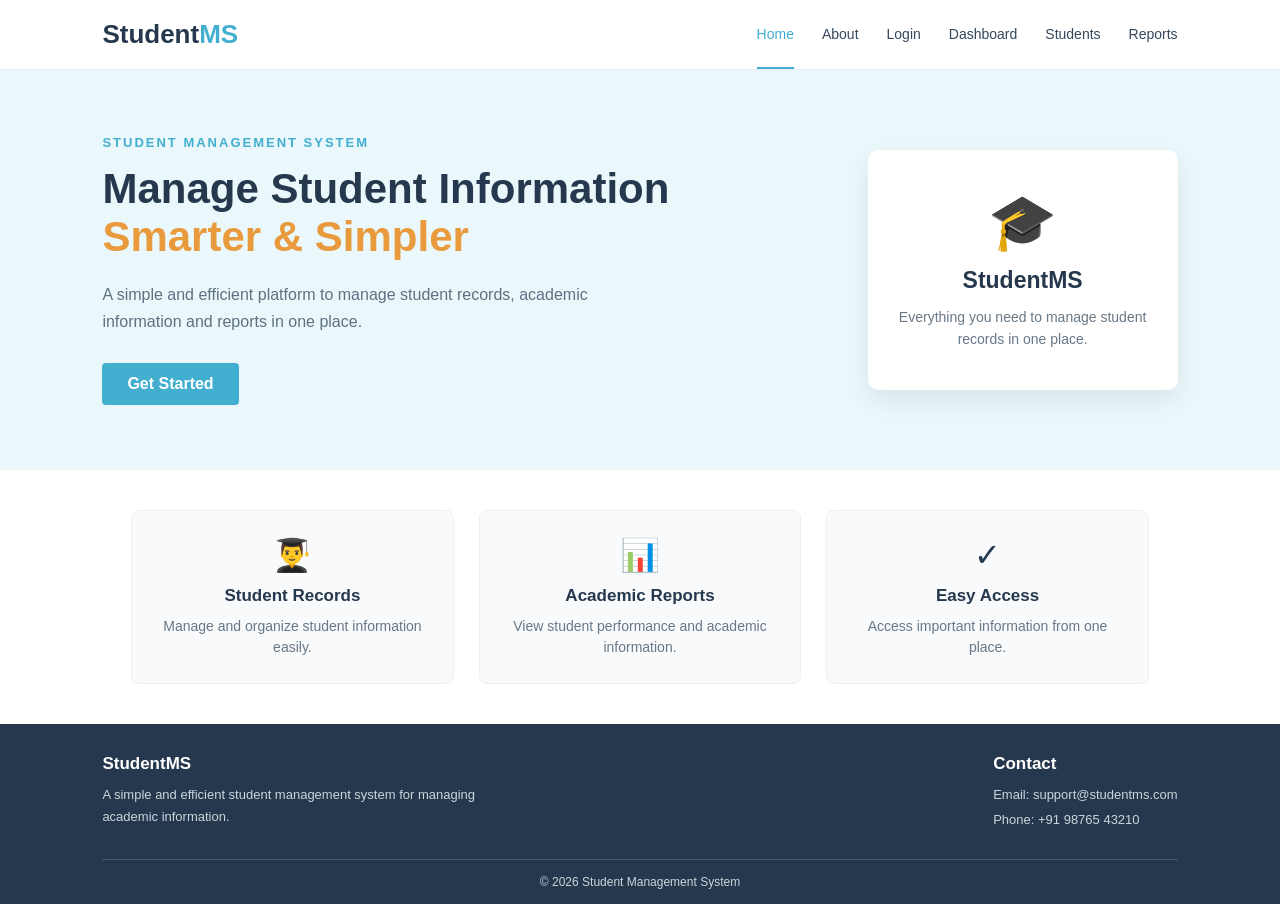
<file: home/index.html>
<!DOCTYPE html>
<html lang="en">

<head>
    <meta charset="UTF-8">
    <meta name="viewport" content="width=device-width, initial-scale=1.0">
    <title>Student Management System</title>
    <link rel="stylesheet" href="style.css">
</head>

<body>

    <!-- Navigation Bar -->
    <nav>
        <div class="logo">
            Student<span>MS</span>
        </div>

        <div class="nav-links">
            <a href="index.html" class="active">Home</a>
            <a href="about.html">About</a>
            <a href="../login/login.html">Login</a>
            <a href="../dashboard/dashboard.html">Dashboard</a>
            <a href="../students/students.html">Students</a>
            <a href="../reports/reports.html">Reports</a>
        </div>
    </nav>


    <!-- Hero Section -->
    <section class="hero">

        <div class="hero-content">

            <p class="subtitle">STUDENT MANAGEMENT SYSTEM</p>

            <h1>
                Manage Student Information<br>
                <span>Smarter & Simpler</span>
            </h1>

            <p class="description">
                A simple and efficient platform to manage student records,
                academic information and reports in one place.
            </p>

            <a href="../login/login.html" class="btn">
                Get Started
            </a>

        </div>


        <!-- Right Side Card -->
        <div class="hero-box">

            <div class="box-icon">🎓</div>

            <h2>StudentMS</h2>

            <p>
                Everything you need to manage
                student records in one place.
            </p>

        </div>

    </section>


    <!-- Features Section -->
    <section class="features">

        <div class="feature-card">

            <div class="icon">👨‍🎓</div>

            <h3>Student Records</h3>

            <p>
                Manage and organize student information easily.
            </p>

        </div>


        <div class="feature-card">

            <div class="icon">📊</div>

            <h3>Academic Reports</h3>

            <p>
                View student performance and academic information.
            </p>

        </div>


        <div class="feature-card">

            <div class="icon">✓</div>

            <h3>Easy Access</h3>

            <p>
                Access important information from one place.
            </p>

        </div>

    </section>


    <!-- Footer -->
    <footer>

        <div class="footer-content">

            <div class="footer-section">
                <h3>StudentMS</h3>

                <p>
                    A simple and efficient student management
                    system for managing academic information.
                </p>
            </div>


            <div class="footer-section">
                <h3>Contact</h3>

                <p>
                    Email: support@studentms.com
                </p>

                <p>
                    Phone: +91 98765 43210
                </p>
            </div>

        </div>


        <div class="copyright">
            © 2026 Student Management System
        </div>

    </footer>

</body>

</html>
</file>
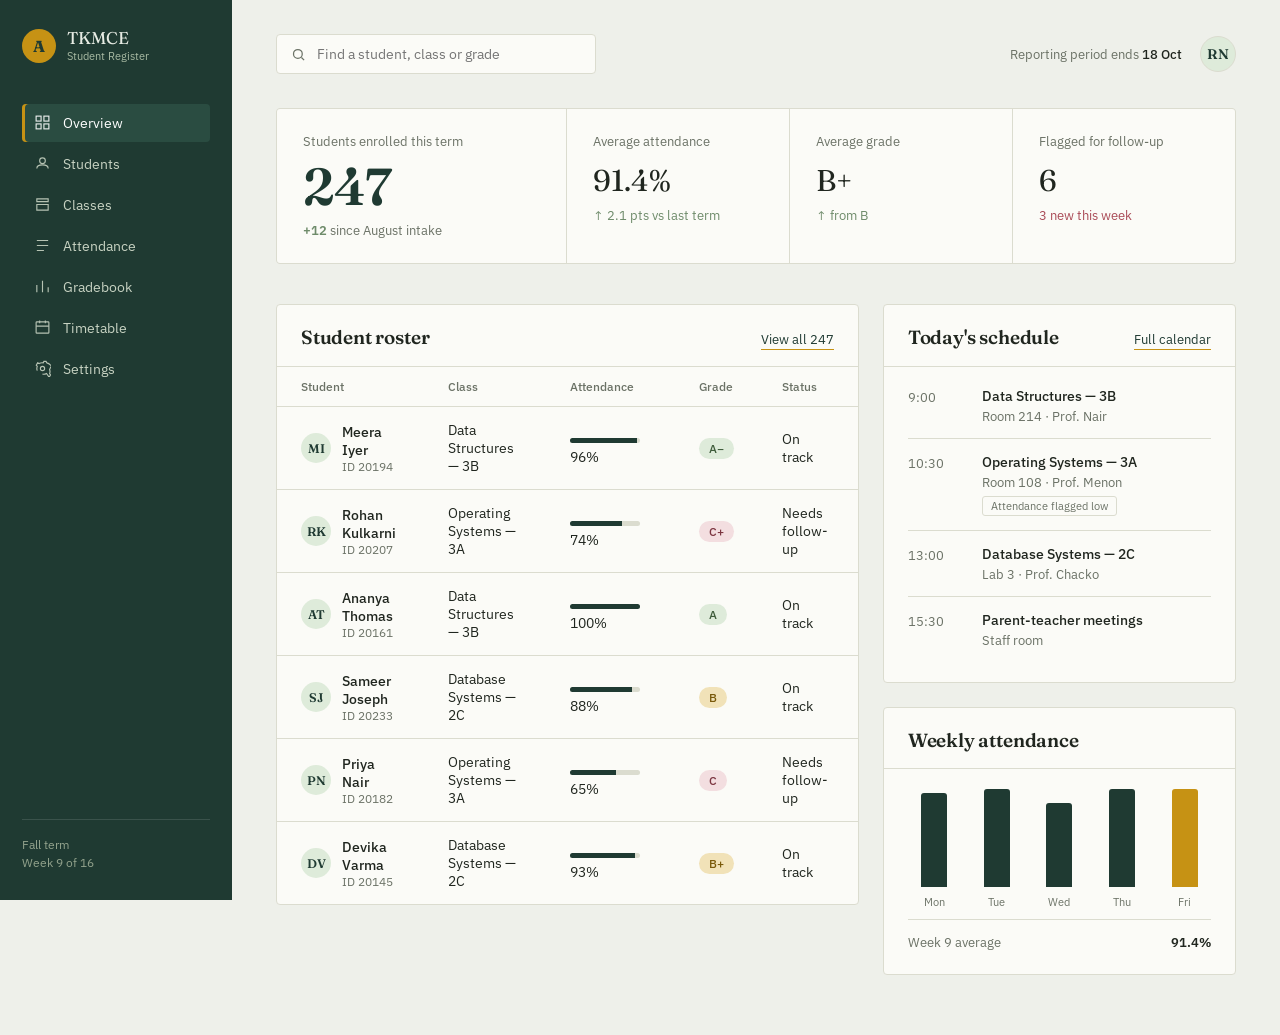
<file: dashboard.html>
<!DOCTYPE html>
<html lang="en">
<head>
<meta charset="UTF-8">
<meta name="viewport" content="width=device-width, initial-scale=1.0">
<title>Ashgrove Institute — Student Register</title>
<link rel="preconnect" href="https://fonts.googleapis.com">
<link href="https://fonts.googleapis.com/css2?family=Fraunces:opsz,wght@9..144,400;9..144,500;9..144,600;9..144,700&family=IBM+Plex+Sans:wght@400;500;600&display=swap" rel="stylesheet">
<style>
  :root{
    --forest: #1F3A32;
    --forest-light: #2A4C41;
    --paper: #EEF0EA;
    --panel: #FBFBF7;
    --ink: #20261F;
    --muted: #6B7266;
    --gold: #C69214;
    --gold-soft: #F1E2B8;
    --rose: #A94A56;
    --rose-soft: #F3DEE0;
    --sage: #6E8B6A;
    --sage-soft: #DEEBDA;
    --line: #DBDCCF;
    --radius: 4px;
  }

  *{ box-sizing: border-box; }

  html, body{
    margin: 0;
    padding: 0;
    background: var(--paper);
    color: var(--ink);
    font-family: 'IBM Plex Sans', sans-serif;
    -webkit-font-smoothing: antialiased;
  }

  h1, h2, h3, .display{
    font-family: 'Fraunces', serif;
    font-weight: 600;
    letter-spacing: -0.01em;
    margin: 0;
  }

  a{ color: inherit; text-decoration: none; }
  button{ font-family: inherit; cursor: pointer; }

  .layout{
    display: grid;
    grid-template-columns: 232px 1fr;
    min-height: 100vh;
  }

  /* ---------- Sidebar ---------- */
  .sidebar{
    background: var(--forest);
    color: #E7ECE4;
    padding: 28px 22px;
    display: flex;
    flex-direction: column;
    position: sticky;
    top: 0;
    height: 100vh;
  }

  .brand{
    display: flex;
    align-items: center;
    gap: 11px;
    margin-bottom: 40px;
  }

  .brand-mark{
    width: 34px;
    height: 34px;
    border-radius: 50%;
    background: var(--gold);
    display: flex;
    align-items: center;
    justify-content: center;
    color: var(--forest);
    font-family: 'Fraunces', serif;
    font-weight: 700;
    font-size: 16px;
    flex-shrink: 0;
  }

  .brand-name{
    font-family: 'Fraunces', serif;
    font-size: 17px;
    line-height: 1.2;
  }
  .brand-name span{
    display: block;
    font-family: 'IBM Plex Sans', sans-serif;
    font-size: 11px;
    color: #A9BBA4;
    margin-top: 2px;
  }

  nav{ display: flex; flex-direction: column; gap: 3px; flex: 1; }

  .nav-item{
    display: flex;
    align-items: center;
    gap: 12px;
    padding: 10px 12px;
    border-radius: var(--radius);
    font-size: 14px;
    color: #C7D2C2;
    transition: background 0.15s ease, color 0.15s ease;
  }
  .nav-item:hover{ background: var(--forest-light); color: #fff; }
  .nav-item.active{
    background: var(--forest-light);
    color: #fff;
    box-shadow: inset 3px 0 0 var(--gold);
  }
  .nav-icon{
    width: 17px; height: 17px; flex-shrink: 0;
    opacity: 0.9;
  }

  .sidebar-foot{
    border-top: 1px solid rgba(255,255,255,0.12);
    padding-top: 16px;
    margin-top: 16px;
    font-size: 12px;
    color: #93A38D;
    line-height: 1.5;
  }

  /* ---------- Main ---------- */
  main{ padding: 34px 44px 60px; }

  .topbar{
    display: flex;
    justify-content: space-between;
    align-items: center;
    margin-bottom: 34px;
    gap: 24px;
  }

  .search{
    display: flex;
    align-items: center;
    gap: 9px;
    background: var(--panel);
    border: 1px solid var(--line);
    border-radius: var(--radius);
    padding: 9px 14px;
    width: 320px;
    color: var(--muted);
    font-size: 13.5px;
  }
  .search svg{ width: 15px; height: 15px; flex-shrink: 0; }
  .search input{
    border: none; outline: none; background: transparent;
    font-family: inherit; font-size: 13.5px; color: var(--ink); width: 100%;
  }

  .topbar-right{ display: flex; align-items: center; gap: 18px; }

  .term-note{ font-size: 13px; color: var(--muted); }
  .term-note strong{ color: var(--ink); font-weight: 500; }

  .avatar{
    width: 36px; height: 36px; border-radius: 50%;
    background: var(--sage-soft);
    color: var(--forest);
    display: flex; align-items: center; justify-content: center;
    font-family: 'Fraunces', serif; font-weight: 600; font-size: 14px;
    border: 1px solid var(--line);
  }

  /* ---------- Hero ---------- */
  .hero{
    display: grid;
    grid-template-columns: 1.3fr 1fr 1fr 1fr;
    gap: 1px;
    background: var(--line);
    border: 1px solid var(--line);
    border-radius: var(--radius);
    overflow: hidden;
    margin-bottom: 40px;
  }
  .hero > div{
    background: var(--panel);
    padding: 24px 26px;
  }
  .hero-main .kicker{
    font-size: 13px; color: var(--muted); margin-bottom: 10px;
  }
  .hero-main .big{
    font-family: 'Fraunces', serif;
    font-size: 52px;
    line-height: 1;
    font-weight: 600;
    color: var(--forest);
  }
  .hero-main .sub{
    margin-top: 10px; font-size: 13px; color: var(--muted);
  }
  .hero-main .sub b{ color: var(--sage); font-weight: 600; }

  .stat .kicker{ font-size: 13px; color: var(--muted); margin-bottom: 12px; }
  .stat .value{
    font-family: 'Fraunces', serif;
    font-size: 30px;
    color: var(--ink);
  }
  .stat .delta{
    margin-top: 8px; font-size: 12.5px;
  }
  .delta.up{ color: var(--sage); }
  .delta.down{ color: var(--rose); }

  /* ---------- Content grid ---------- */
  .content{
    display: grid;
    grid-template-columns: 1.65fr 1fr;
    gap: 24px;
    align-items: start;
  }

  .panel{
    background: var(--panel);
    border: 1px solid var(--line);
    border-radius: var(--radius);
  }

  .panel-head{
    display: flex;
    justify-content: space-between;
    align-items: baseline;
    padding: 20px 24px 16px;
    border-bottom: 1px solid var(--line);
  }
  .panel-head h2{ font-size: 19px; }
  .panel-head .link{ font-size: 13px; color: var(--forest); border-bottom: 1px solid var(--gold); padding-bottom: 1px; }

  /* Roster ledger */
  table{ width: 100%; border-collapse: collapse; }
  thead th{
    text-align: left;
    font-size: 12px;
    font-weight: 500;
    color: var(--muted);
    padding: 12px 24px;
    border-bottom: 1px solid var(--line);
  }
  tbody td{
    padding: 14px 24px;
    font-size: 13.5px;
    border-bottom: 1px solid var(--line);
    color: var(--ink);
  }
  tbody tr:last-child td{ border-bottom: none; }
  tbody tr:hover{ background: rgba(198, 146, 20, 0.05); }

  .student-cell{ display: flex; align-items: center; gap: 11px; }
  .student-avatar{
    width: 30px; height: 30px; border-radius: 50%;
    display: flex; align-items: center; justify-content: center;
    font-family: 'Fraunces', serif; font-weight: 600; font-size: 12.5px;
    color: var(--forest); background: var(--sage-soft); flex-shrink: 0;
  }
  .student-name{ font-weight: 500; }
  .student-id{ font-size: 12px; color: var(--muted); }

  .grade-pill{
    display: inline-block;
    padding: 3px 10px;
    border-radius: 20px;
    font-size: 12px;
    font-weight: 500;
  }
  .grade-a{ background: var(--sage-soft); color: #3F5C3B; }
  .grade-b{ background: var(--gold-soft); color: #7A5A0B; }
  .grade-c{ background: var(--rose-soft); color: #7C3540; }

  .attendance-bar{
    width: 70px; height: 5px; background: var(--line);
    border-radius: 3px; overflow: hidden; display: inline-block; vertical-align: middle; margin-right: 8px;
  }
  .attendance-bar span{ display: block; height: 100%; background: var(--forest); }

  /* Schedule */
  .schedule{ padding: 6px 24px 20px; }
  .schedule-row{
    display: grid;
    grid-template-columns: 60px 1fr;
    gap: 14px;
    padding: 14px 0;
    border-bottom: 1px solid var(--line);
  }
  .schedule-row:last-child{ border-bottom: none; }
  .schedule-time{ font-size: 12.5px; color: var(--muted); padding-top: 2px; }
  .schedule-title{ font-size: 14px; font-weight: 500; margin-bottom: 3px; }
  .schedule-meta{ font-size: 12.5px; color: var(--muted); }
  .schedule-tag{
    display: inline-block; margin-top: 6px;
    font-size: 11px; padding: 2px 8px; border-radius: 3px;
    border: 1px solid var(--line); color: var(--muted);
  }

  /* Attendance chart */
  .chart-wrap{ padding: 20px 24px 24px; }
  .bars{
    display: flex; align-items: flex-end; gap: 10px; height: 120px; margin-bottom: 10px;
  }
  .bar-col{ flex: 1; display: flex; flex-direction: column; align-items: center; gap: 8px; height: 100%; justify-content: flex-end; }
  .bar{
    width: 100%; max-width: 26px; border-radius: 3px 3px 0 0;
    background: var(--forest);
  }
  .bar.today{ background: var(--gold); }
  .bar-label{ font-size: 11px; color: var(--muted); }
  .chart-foot{
    display: flex; justify-content: space-between; font-size: 12.5px; color: var(--muted);
    border-top: 1px solid var(--line); padding-top: 14px; margin-top: 4px;
  }
  .chart-foot b{ color: var(--ink); font-weight: 600; }

  @media (max-width: 980px){
    .layout{ grid-template-columns: 1fr; }
    .sidebar{ position: static; height: auto; flex-direction: row; align-items: center; overflow-x: auto; }
    .sidebar nav{ flex-direction: row; }
    .sidebar-foot{ display: none; }
    .hero{ grid-template-columns: 1fr 1fr; }
    .content{ grid-template-columns: 1fr; }
    main{ padding: 24px 20px 40px; }
    .search{ width: 200px; }
  }

  @media (prefers-reduced-motion: reduce){
    *{ transition: none !important; }
  }

  :focus-visible{ outline: 2px solid var(--gold); outline-offset: 2px; }
</style>
</head>
<body>

<div class="layout">

  <aside class="sidebar">
    <div class="brand">
      <div class="brand-mark">A</div>
      <div class="brand-name">TKMCE<span>Student Register</span></div>
    </div>

    <nav>
      <a class="nav-item active" href="#">
        <svg class="nav-icon" viewBox="0 0 24 24" fill="none" stroke="currentColor" stroke-width="1.6"><rect x="3" y="3" width="7" height="7"/><rect x="14" y="3" width="7" height="7"/><rect x="3" y="14" width="7" height="7"/><rect x="14" y="14" width="7" height="7"/></svg>
        Overview
      </a>
      <a class="nav-item" href="#">
        <svg class="nav-icon" viewBox="0 0 24 24" fill="none" stroke="currentColor" stroke-width="1.6"><path d="M4 19c0-3 3-5 8-5s8 2 8 5"/><circle cx="12" cy="8" r="4"/></svg>
        Students
      </a>
      <a class="nav-item" href="#">
        <svg class="nav-icon" viewBox="0 0 24 24" fill="none" stroke="currentColor" stroke-width="1.6"><path d="M4 4h16v4H4z"/><path d="M4 12h16v8H4z"/></svg>
        Classes
      </a>
      <a class="nav-item" href="#">
        <svg class="nav-icon" viewBox="0 0 24 24" fill="none" stroke="currentColor" stroke-width="1.6"><path d="M4 5h16M4 12h16M4 19h10"/></svg>
        Attendance
      </a>
      <a class="nav-item" href="#">
        <svg class="nav-icon" viewBox="0 0 24 24" fill="none" stroke="currentColor" stroke-width="1.6"><path d="M4 20V10M12 20V4M20 20v-7"/></svg>
        Gradebook
      </a>
      <a class="nav-item" href="#">
        <svg class="nav-icon" viewBox="0 0 24 24" fill="none" stroke="currentColor" stroke-width="1.6"><rect x="3" y="4" width="18" height="16" rx="1"/><path d="M8 2v4M16 2v4M3 10h18"/></svg>
        Timetable
      </a>
      <a class="nav-item" href="#">
        <svg class="nav-icon" viewBox="0 0 24 24" fill="none" stroke="currentColor" stroke-width="1.6"><circle cx="12" cy="12" r="3"/><path d="M4.6 15a7.9 7.9 0 010-6l-1.4-1.6 2-3.4L7.3 5A7.9 7.9 0 0113 4l1-2h3l1 2a7.9 7.9 0 015 3l2 1-2 3.4-1 2a7.9 7.9 0 010 6l1.4 1.6-2 3.4L17.7 19a7.9 7.9 0 01-5.7 1"/></svg>
        Settings
      </a>
    </nav>

    <div class="sidebar-foot">
      Fall term<br>
      Week 9 of 16
    </div>
  </aside>

  <main>
    <div class="topbar">
      <div class="search">
        <svg viewBox="0 0 24 24" fill="none" stroke="currentColor" stroke-width="2"><circle cx="11" cy="11" r="7"/><path d="M21 21l-4.3-4.3"/></svg>
        <input type="text" placeholder="Find a student, class or grade" />
      </div>
      <div class="topbar-right">
        <div class="term-note">Reporting period ends <strong>18 Oct</strong></div>
        <div class="avatar">RN</div>
      </div>
    </div>

    <section class="hero">
      <div class="hero-main">
        <div class="kicker">Students enrolled this term</div>
        <div class="big">247</div>
        <div class="sub"><b>+12</b> since August intake</div>
      </div>
      <div class="stat">
        <div class="kicker">Average attendance</div>
        <div class="value">91.4%</div>
        <div class="delta up">↑ 2.1 pts vs last term</div>
      </div>
      <div class="stat">
        <div class="kicker">Average grade</div>
        <div class="value">B+</div>
        <div class="delta up">↑ from B</div>
      </div>
      <div class="stat">
        <div class="kicker">Flagged for follow-up</div>
        <div class="value">6</div>
        <div class="delta down">3 new this week</div>
      </div>
    </section>

    <section class="content">

      <div class="panel">
        <div class="panel-head">
          <h2>Student roster</h2>
          <a class="link" href="#">View all 247</a>
        </div>
        <table>
          <thead>
            <tr>
              <th>Student</th>
              <th>Class</th>
              <th>Attendance</th>
              <th>Grade</th>
              <th>Status</th>
            </tr>
          </thead>
          <tbody>
            <tr>
              <td>
                <div class="student-cell">
                  <div class="student-avatar">MI</div>
                  <div>
                    <div class="student-name">Meera Iyer</div>
                    <div class="student-id">ID 20194</div>
                  </div>
                </div>
              </td>
              <td>Data Structures — 3B</td>
              <td><span class="attendance-bar"><span style="width:96%"></span></span>96%</td>
              <td><span class="grade-pill grade-a">A−</span></td>
              <td>On track</td>
            </tr>
            <tr>
              <td>
                <div class="student-cell">
                  <div class="student-avatar">RK</div>
                  <div>
                    <div class="student-name">Rohan Kulkarni</div>
                    <div class="student-id">ID 20207</div>
                  </div>
                </div>
              </td>
              <td>Operating Systems — 3A</td>
              <td><span class="attendance-bar"><span style="width:74%"></span></span>74%</td>
              <td><span class="grade-pill grade-c">C+</span></td>
              <td>Needs follow-up</td>
            </tr>
            <tr>
              <td>
                <div class="student-cell">
                  <div class="student-avatar">AT</div>
                  <div>
                    <div class="student-name">Ananya Thomas</div>
                    <div class="student-id">ID 20161</div>
                  </div>
                </div>
              </td>
              <td>Data Structures — 3B</td>
              <td><span class="attendance-bar"><span style="width:100%"></span></span>100%</td>
              <td><span class="grade-pill grade-a">A</span></td>
              <td>On track</td>
            </tr>
            <tr>
              <td>
                <div class="student-cell">
                  <div class="student-avatar">SJ</div>
                  <div>
                    <div class="student-name">Sameer Joseph</div>
                    <div class="student-id">ID 20233</div>
                  </div>
                </div>
              </td>
              <td>Database Systems — 2C</td>
              <td><span class="attendance-bar"><span style="width:88%"></span></span>88%</td>
              <td><span class="grade-pill grade-b">B</span></td>
              <td>On track</td>
            </tr>
            <tr>
              <td>
                <div class="student-cell">
                  <div class="student-avatar">PN</div>
                  <div>
                    <div class="student-name">Priya Nair</div>
                    <div class="student-id">ID 20182</div>
                  </div>
                </div>
              </td>
              <td>Operating Systems — 3A</td>
              <td><span class="attendance-bar"><span style="width:65%"></span></span>65%</td>
              <td><span class="grade-pill grade-c">C</span></td>
              <td>Needs follow-up</td>
            </tr>
            <tr>
              <td>
                <div class="student-cell">
                  <div class="student-avatar">DV</div>
                  <div>
                    <div class="student-name">Devika Varma</div>
                    <div class="student-id">ID 20145</div>
                  </div>
                </div>
              </td>
              <td>Database Systems — 2C</td>
              <td><span class="attendance-bar"><span style="width:93%"></span></span>93%</td>
              <td><span class="grade-pill grade-b">B+</span></td>
              <td>On track</td>
            </tr>
          </tbody>
        </table>
      </div>

      <div style="display:flex; flex-direction:column; gap:24px;">

        <div class="panel">
          <div class="panel-head">
            <h2>Today's schedule</h2>
            <a class="link" href="#">Full calendar</a>
          </div>
          <div class="schedule">
            <div class="schedule-row">
              <div class="schedule-time">9:00</div>
              <div>
                <div class="schedule-title">Data Structures — 3B</div>
                <div class="schedule-meta">Room 214 · Prof. Nair</div>
              </div>
            </div>
            <div class="schedule-row">
              <div class="schedule-time">10:30</div>
              <div>
                <div class="schedule-title">Operating Systems — 3A</div>
                <div class="schedule-meta">Room 108 · Prof. Menon</div>
                <span class="schedule-tag">Attendance flagged low</span>
              </div>
            </div>
            <div class="schedule-row">
              <div class="schedule-time">13:00</div>
              <div>
                <div class="schedule-title">Database Systems — 2C</div>
                <div class="schedule-meta">Lab 3 · Prof. Chacko</div>
              </div>
            </div>
            <div class="schedule-row">
              <div class="schedule-time">15:30</div>
              <div>
                <div class="schedule-title">Parent-teacher meetings</div>
                <div class="schedule-meta">Staff room</div>
              </div>
            </div>
          </div>
        </div>

        <div class="panel">
          <div class="panel-head">
            <h2>Weekly attendance</h2>
          </div>
          <div class="chart-wrap">
            <div class="bars">
              <div class="bar-col"><div class="bar" style="height:78%"></div><div class="bar-label">Mon</div></div>
              <div class="bar-col"><div class="bar" style="height:85%"></div><div class="bar-label">Tue</div></div>
              <div class="bar-col"><div class="bar" style="height:70%"></div><div class="bar-label">Wed</div></div>
              <div class="bar-col"><div class="bar" style="height:91%"></div><div class="bar-label">Thu</div></div>
              <div class="bar-col"><div class="bar today" style="height:96%"></div><div class="bar-label">Fri</div></div>
            </div>
            <div class="chart-foot">
              <span>Week 9 average</span>
              <b>91.4%</b>
            </div>
          </div>
        </div>

      </div>
    </section>
  </main>
</div>

</body>
</html>
</file>
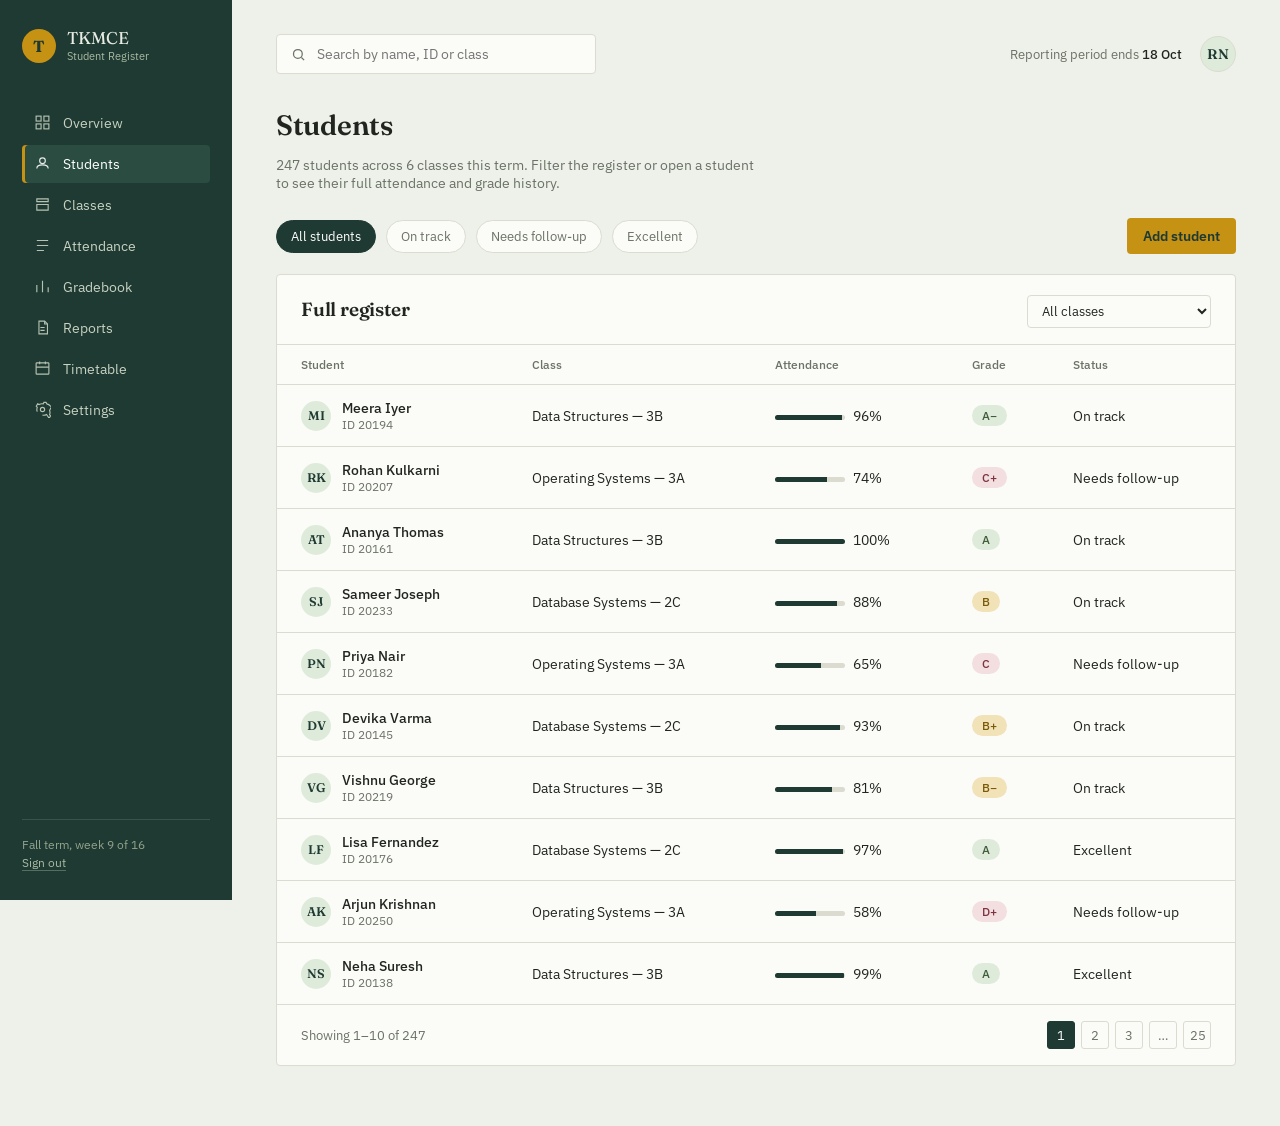
<file: students.html>
<!DOCTYPE html>
<html lang="en">
<head>
<meta charset="UTF-8">
<meta name="viewport" content="width=device-width, initial-scale=1.0">
<title>Students — TKMCE Student Register</title>
<link rel="preconnect" href="https://fonts.googleapis.com">
<link href="https://fonts.googleapis.com/css2?family=Fraunces:opsz,wght@9..144,400;9..144,500;9..144,600;9..144,700&family=IBM+Plex+Sans:wght@400;500;600&display=swap" rel="stylesheet">
<style>
  :root{
    --forest: #1F3A32;
    --forest-light: #2A4C41;
    --paper: #EEF0EA;
    --panel: #FBFBF7;
    --ink: #20261F;
    --muted: #6B7266;
    --gold: #C69214;
    --gold-soft: #F1E2B8;
    --rose: #A94A56;
    --rose-soft: #F3DEE0;
    --sage: #6E8B6A;
    --sage-soft: #DEEBDA;
    --line: #DBDCCF;
    --radius: 4px;
  }

  *{ box-sizing: border-box; }

  html, body{
    margin: 0;
    padding: 0;
    background: var(--paper);
    color: var(--ink);
    font-family: 'IBM Plex Sans', sans-serif;
    -webkit-font-smoothing: antialiased;
  }

  h1, h2, h3, .display{
    font-family: 'Fraunces', serif;
    font-weight: 600;
    letter-spacing: -0.01em;
    margin: 0;
  }

  a{ color: inherit; text-decoration: none; }
  button{ font-family: inherit; cursor: pointer; }

  .layout{
    display: grid;
    grid-template-columns: 232px 1fr;
    min-height: 100vh;
  }

  /* ---------- Sidebar ---------- */
  .sidebar{
    background: var(--forest);
    color: #E7ECE4;
    padding: 28px 22px;
    display: flex;
    flex-direction: column;
    position: sticky;
    top: 0;
    height: 100vh;
  }

  .brand{
    display: flex;
    align-items: center;
    gap: 11px;
    margin-bottom: 40px;
  }

  .brand-mark{
    width: 34px;
    height: 34px;
    border-radius: 50%;
    background: var(--gold);
    display: flex;
    align-items: center;
    justify-content: center;
    color: var(--forest);
    font-family: 'Fraunces', serif;
    font-weight: 700;
    font-size: 16px;
    flex-shrink: 0;
  }

  .brand-name{
    font-family: 'Fraunces', serif;
    font-size: 17px;
    line-height: 1.2;
  }
  .brand-name span{
    display: block;
    font-family: 'IBM Plex Sans', sans-serif;
    font-size: 11px;
    color: #A9BBA4;
    margin-top: 2px;
  }

  nav{ display: flex; flex-direction: column; gap: 3px; flex: 1; }

  .nav-item{
    display: flex;
    align-items: center;
    gap: 12px;
    padding: 10px 12px;
    border-radius: var(--radius);
    font-size: 14px;
    color: #C7D2C2;
    transition: background 0.15s ease, color 0.15s ease;
  }
  .nav-item:hover{ background: var(--forest-light); color: #fff; }
  .nav-item.active{
    background: var(--forest-light);
    color: #fff;
    box-shadow: inset 3px 0 0 var(--gold);
  }
  .nav-icon{
    width: 17px; height: 17px; flex-shrink: 0;
    opacity: 0.9;
  }

  .sidebar-foot{
    border-top: 1px solid rgba(255,255,255,0.12);
    padding-top: 16px;
    margin-top: 16px;
    font-size: 12px;
    color: #93A38D;
    line-height: 1.5;
  }

  /* ---------- Main ---------- */
  main{ padding: 34px 44px 60px; }

  .topbar{
    display: flex;
    justify-content: space-between;
    align-items: center;
    margin-bottom: 34px;
    gap: 24px;
  }

  .search{
    display: flex;
    align-items: center;
    gap: 9px;
    background: var(--panel);
    border: 1px solid var(--line);
    border-radius: var(--radius);
    padding: 9px 14px;
    width: 320px;
    color: var(--muted);
    font-size: 13.5px;
  }
  .search svg{ width: 15px; height: 15px; flex-shrink: 0; }
  .search input{
    border: none; outline: none; background: transparent;
    font-family: inherit; font-size: 13.5px; color: var(--ink); width: 100%;
  }

  .topbar-right{ display: flex; align-items: center; gap: 18px; }

  .term-note{ font-size: 13px; color: var(--muted); }
  .term-note strong{ color: var(--ink); font-weight: 500; }

  .avatar{
    width: 36px; height: 36px; border-radius: 50%;
    background: var(--sage-soft);
    color: var(--forest);
    display: flex; align-items: center; justify-content: center;
    font-family: 'Fraunces', serif; font-weight: 600; font-size: 14px;
    border: 1px solid var(--line);
  }

  /* ---------- Hero ---------- */
  .hero{
    display: grid;
    grid-template-columns: 1.3fr 1fr 1fr 1fr;
    gap: 1px;
    background: var(--line);
    border: 1px solid var(--line);
    border-radius: var(--radius);
    overflow: hidden;
    margin-bottom: 40px;
  }
  .hero > div{
    background: var(--panel);
    padding: 24px 26px;
  }
  .hero-main .kicker{
    font-size: 13px; color: var(--muted); margin-bottom: 10px;
  }
  .hero-main .big{
    font-family: 'Fraunces', serif;
    font-size: 52px;
    line-height: 1;
    font-weight: 600;
    color: var(--forest);
  }
  .hero-main .sub{
    margin-top: 10px; font-size: 13px; color: var(--muted);
  }
  .hero-main .sub b{ color: var(--sage); font-weight: 600; }

  .stat .kicker{ font-size: 13px; color: var(--muted); margin-bottom: 12px; }
  .stat .value{
    font-family: 'Fraunces', serif;
    font-size: 30px;
    color: var(--ink);
  }
  .stat .delta{
    margin-top: 8px; font-size: 12.5px;
  }
  .delta.up{ color: var(--sage); }
  .delta.down{ color: var(--rose); }

  /* ---------- Content grid ---------- */
  .content{
    display: grid;
    grid-template-columns: 1.65fr 1fr;
    gap: 24px;
    align-items: start;
  }

  .panel{
    background: var(--panel);
    border: 1px solid var(--line);
    border-radius: var(--radius);
  }

  .panel-head{
    display: flex;
    justify-content: space-between;
    align-items: baseline;
    padding: 20px 24px 16px;
    border-bottom: 1px solid var(--line);
  }
  .panel-head h2{ font-size: 19px; }
  .panel-head .link{ font-size: 13px; color: var(--forest); border-bottom: 1px solid var(--gold); padding-bottom: 1px; }

  /* Roster ledger */
  table{ width: 100%; border-collapse: collapse; }
  thead th{
    text-align: left;
    font-size: 12px;
    font-weight: 500;
    color: var(--muted);
    padding: 12px 24px;
    border-bottom: 1px solid var(--line);
  }
  tbody td{
    padding: 14px 24px;
    font-size: 13.5px;
    border-bottom: 1px solid var(--line);
    color: var(--ink);
  }
  tbody tr:last-child td{ border-bottom: none; }
  tbody tr:hover{ background: rgba(198, 146, 20, 0.05); }

  .student-cell{ display: flex; align-items: center; gap: 11px; }
  .student-avatar{
    width: 30px; height: 30px; border-radius: 50%;
    display: flex; align-items: center; justify-content: center;
    font-family: 'Fraunces', serif; font-weight: 600; font-size: 12.5px;
    color: var(--forest); background: var(--sage-soft); flex-shrink: 0;
  }
  .student-name{ font-weight: 500; }
  .student-id{ font-size: 12px; color: var(--muted); }

  .grade-pill{
    display: inline-block;
    padding: 3px 10px;
    border-radius: 20px;
    font-size: 12px;
    font-weight: 500;
  }
  .grade-a{ background: var(--sage-soft); color: #3F5C3B; }
  .grade-b{ background: var(--gold-soft); color: #7A5A0B; }
  .grade-c{ background: var(--rose-soft); color: #7C3540; }

  .attendance-bar{
    width: 70px; height: 5px; background: var(--line);
    border-radius: 3px; overflow: hidden; display: inline-block; vertical-align: middle; margin-right: 8px;
  }
  .attendance-bar span{ display: block; height: 100%; background: var(--forest); }

  /* Schedule */
  .schedule{ padding: 6px 24px 20px; }
  .schedule-row{
    display: grid;
    grid-template-columns: 60px 1fr;
    gap: 14px;
    padding: 14px 0;
    border-bottom: 1px solid var(--line);
  }
  .schedule-row:last-child{ border-bottom: none; }
  .schedule-time{ font-size: 12.5px; color: var(--muted); padding-top: 2px; }
  .schedule-title{ font-size: 14px; font-weight: 500; margin-bottom: 3px; }
  .schedule-meta{ font-size: 12.5px; color: var(--muted); }
  .schedule-tag{
    display: inline-block; margin-top: 6px;
    font-size: 11px; padding: 2px 8px; border-radius: 3px;
    border: 1px solid var(--line); color: var(--muted);
  }

  /* Attendance chart */
  .chart-wrap{ padding: 20px 24px 24px; }
  .bars{
    display: flex; align-items: flex-end; gap: 10px; height: 120px; margin-bottom: 10px;
  }
  .bar-col{ flex: 1; display: flex; flex-direction: column; align-items: center; gap: 8px; height: 100%; justify-content: flex-end; }
  .bar{
    width: 100%; max-width: 26px; border-radius: 3px 3px 0 0;
    background: var(--forest);
  }
  .bar.today{ background: var(--gold); }
  .bar-label{ font-size: 11px; color: var(--muted); }
  .chart-foot{
    display: flex; justify-content: space-between; font-size: 12.5px; color: var(--muted);
    border-top: 1px solid var(--line); padding-top: 14px; margin-top: 4px;
  }
  .chart-foot b{ color: var(--ink); font-weight: 600; }

  @media (max-width: 980px){
    .layout{ grid-template-columns: 1fr; }
    .sidebar{ position: static; height: auto; flex-direction: row; align-items: center; overflow-x: auto; }
    .sidebar nav{ flex-direction: row; }
    .sidebar-foot{ display: none; }
    .hero{ grid-template-columns: 1fr 1fr; }
    .content{ grid-template-columns: 1fr; }
    main{ padding: 24px 20px 40px; }
    .search{ width: 200px; }
  }

  @media (prefers-reduced-motion: reduce){
    *{ transition: none !important; }
  }

  :focus-visible{ outline: 2px solid var(--gold); outline-offset: 2px; }

  /* Students directory extras */
  .page-head{ margin-bottom: 26px; }
  .page-head h1{ font-size: 28px; margin-bottom: 6px; }
  .page-head p{ font-size: 14px; color: var(--muted); max-width: 60ch; }

  .filter-row{
    display: flex;
    align-items: center;
    gap: 10px;
    margin-bottom: 20px;
    flex-wrap: wrap;
  }
  .filter-chip{
    padding: 7px 14px;
    border-radius: 20px;
    border: 1px solid var(--line);
    background: var(--panel);
    font-size: 13px;
    color: var(--muted);
  }
  .filter-chip.active{
    background: var(--forest);
    color: #fff;
    border-color: var(--forest);
  }
  .filter-spacer{ flex: 1; }
  .add-student{
    background: var(--gold);
    color: var(--forest);
    border: none;
    padding: 9px 16px;
    border-radius: var(--radius);
    font-size: 13.5px;
    font-weight: 600;
  }

  .panel-head select{
    font-family: inherit;
    font-size: 13px;
    color: var(--ink);
    border: 1px solid var(--line);
    border-radius: var(--radius);
    padding: 6px 10px;
    background: var(--panel);
  }

  .pagination{
    display: flex;
    justify-content: space-between;
    align-items: center;
    padding: 16px 24px;
    font-size: 13px;
    color: var(--muted);
    border-top: 1px solid var(--line);
  }
  .pagination .pages{ display: flex; gap: 6px; }
  .pagination button{
    width: 28px; height: 28px;
    border-radius: 3px;
    border: 1px solid var(--line);
    background: var(--panel);
    color: var(--muted);
    font-size: 13px;
  }
  .pagination button.current{ background: var(--forest); color: #fff; border-color: var(--forest); }
</style>
</head>
<body>

<div class="layout">

  <aside class="sidebar">
    <div class="brand">
      <a href="home.html" style="display:flex; align-items:center; gap:11px; color:inherit;">
        <div class="brand-mark">T</div>
        <div class="brand-name">TKMCE<span>Student Register</span></div>
      </a>
    </div>

    <nav>
      <a class="nav-item" href="dashboard.html">
        <svg class="nav-icon" viewBox="0 0 24 24" fill="none" stroke="currentColor" stroke-width="1.6"><rect x="3" y="3" width="7" height="7"/><rect x="14" y="3" width="7" height="7"/><rect x="3" y="14" width="7" height="7"/><rect x="14" y="14" width="7" height="7"/></svg>
        Overview
      </a>
      <a class="nav-item active" href="students.html">
        <svg class="nav-icon" viewBox="0 0 24 24" fill="none" stroke="currentColor" stroke-width="1.6"><path d="M4 19c0-3 3-5 8-5s8 2 8 5"/><circle cx="12" cy="8" r="4"/></svg>
        Students
      </a>
      <a class="nav-item" href="#">
        <svg class="nav-icon" viewBox="0 0 24 24" fill="none" stroke="currentColor" stroke-width="1.6"><path d="M4 4h16v4H4z"/><path d="M4 12h16v8H4z"/></svg>
        Classes
      </a>
      <a class="nav-item" href="#">
        <svg class="nav-icon" viewBox="0 0 24 24" fill="none" stroke="currentColor" stroke-width="1.6"><path d="M4 5h16M4 12h16M4 19h10"/></svg>
        Attendance
      </a>
      <a class="nav-item" href="#">
        <svg class="nav-icon" viewBox="0 0 24 24" fill="none" stroke="currentColor" stroke-width="1.6"><path d="M4 20V10M12 20V4M20 20v-7"/></svg>
        Gradebook
      </a>
      <a class="nav-item" href="report.html">
        <svg class="nav-icon" viewBox="0 0 24 24" fill="none" stroke="currentColor" stroke-width="1.6"><path d="M7 3h8l4 4v14H7z"/><path d="M15 3v4h4M9 12h6M9 16h6"/></svg>
        Reports
      </a>
      <a class="nav-item" href="#">
        <svg class="nav-icon" viewBox="0 0 24 24" fill="none" stroke="currentColor" stroke-width="1.6"><rect x="3" y="4" width="18" height="16" rx="1"/><path d="M8 2v4M16 2v4M3 10h18"/></svg>
        Timetable
      </a>
      <a class="nav-item" href="#">
        <svg class="nav-icon" viewBox="0 0 24 24" fill="none" stroke="currentColor" stroke-width="1.6"><circle cx="12" cy="12" r="3"/><path d="M4.6 15a7.9 7.9 0 010-6l-1.4-1.6 2-3.4L7.3 5A7.9 7.9 0 0113 4l1-2h3l1 2a7.9 7.9 0 015 3l2 1-2 3.4-1 2a7.9 7.9 0 010 6l1.4 1.6-2 3.4L17.7 19a7.9 7.9 0 01-5.7 1"/></svg>
        Settings
      </a>
    </nav>

    <div class="sidebar-foot">
      Fall term, week 9 of 16<br>
      <a href="login.html" style="color:#A9BBA4; border-bottom:1px solid rgba(169,187,164,0.4);">Sign out</a>
    </div>
  </aside>

  <main>
    <div class="topbar">
      <div class="search">
        <svg viewBox="0 0 24 24" fill="none" stroke="currentColor" stroke-width="2"><circle cx="11" cy="11" r="7"/><path d="M21 21l-4.3-4.3"/></svg>
        <input type="text" placeholder="Search by name, ID or class" />
      </div>
      <div class="topbar-right">
        <div class="term-note">Reporting period ends <strong>18 Oct</strong></div>
        <div class="avatar">RN</div>
      </div>
    </div>

    <div class="page-head">
      <h1>Students</h1>
      <p>247 students across 6 classes this term. Filter the register or open a student to see their full attendance and grade history.</p>
    </div>

    <div class="filter-row">
      <span class="filter-chip active">All students</span>
      <span class="filter-chip">On track</span>
      <span class="filter-chip">Needs follow-up</span>
      <span class="filter-chip">Excellent</span>
      <div class="filter-spacer"></div>
      <button class="add-student">Add student</button>
    </div>

    <section class="panel">
      <div class="panel-head">
        <h2>Full register</h2>
        <select>
          <option>All classes</option>
          <option>Data Structures — 3B</option>
          <option>Operating Systems — 3A</option>
          <option>Database Systems — 2C</option>
        </select>
      </div>
      <table>
        <thead>
          <tr>
            <th>Student</th>
            <th>Class</th>
            <th>Attendance</th>
            <th>Grade</th>
            <th>Status</th>
          </tr>
        </thead>
        <tbody>
          <tr>
            <td><div class="student-cell"><div class="student-avatar">MI</div><div><div class="student-name">Meera Iyer</div><div class="student-id">ID 20194</div></div></div></td>
            <td>Data Structures — 3B</td>
            <td><span class="attendance-bar"><span style="width:96%"></span></span>96%</td>
            <td><span class="grade-pill grade-a">A−</span></td>
            <td>On track</td>
          </tr>
          <tr>
            <td><div class="student-cell"><div class="student-avatar">RK</div><div><div class="student-name">Rohan Kulkarni</div><div class="student-id">ID 20207</div></div></div></td>
            <td>Operating Systems — 3A</td>
            <td><span class="attendance-bar"><span style="width:74%"></span></span>74%</td>
            <td><span class="grade-pill grade-c">C+</span></td>
            <td>Needs follow-up</td>
          </tr>
          <tr>
            <td><div class="student-cell"><div class="student-avatar">AT</div><div><div class="student-name">Ananya Thomas</div><div class="student-id">ID 20161</div></div></div></td>
            <td>Data Structures — 3B</td>
            <td><span class="attendance-bar"><span style="width:100%"></span></span>100%</td>
            <td><span class="grade-pill grade-a">A</span></td>
            <td>On track</td>
          </tr>
          <tr>
            <td><div class="student-cell"><div class="student-avatar">SJ</div><div><div class="student-name">Sameer Joseph</div><div class="student-id">ID 20233</div></div></div></td>
            <td>Database Systems — 2C</td>
            <td><span class="attendance-bar"><span style="width:88%"></span></span>88%</td>
            <td><span class="grade-pill grade-b">B</span></td>
            <td>On track</td>
          </tr>
          <tr>
            <td><div class="student-cell"><div class="student-avatar">PN</div><div><div class="student-name">Priya Nair</div><div class="student-id">ID 20182</div></div></div></td>
            <td>Operating Systems — 3A</td>
            <td><span class="attendance-bar"><span style="width:65%"></span></span>65%</td>
            <td><span class="grade-pill grade-c">C</span></td>
            <td>Needs follow-up</td>
          </tr>
          <tr>
            <td><div class="student-cell"><div class="student-avatar">DV</div><div><div class="student-name">Devika Varma</div><div class="student-id">ID 20145</div></div></div></td>
            <td>Database Systems — 2C</td>
            <td><span class="attendance-bar"><span style="width:93%"></span></span>93%</td>
            <td><span class="grade-pill grade-b">B+</span></td>
            <td>On track</td>
          </tr>
          <tr>
            <td><div class="student-cell"><div class="student-avatar">VG</div><div><div class="student-name">Vishnu George</div><div class="student-id">ID 20219</div></div></div></td>
            <td>Data Structures — 3B</td>
            <td><span class="attendance-bar"><span style="width:81%"></span></span>81%</td>
            <td><span class="grade-pill grade-b">B−</span></td>
            <td>On track</td>
          </tr>
          <tr>
            <td><div class="student-cell"><div class="student-avatar">LF</div><div><div class="student-name">Lisa Fernandez</div><div class="student-id">ID 20176</div></div></div></td>
            <td>Database Systems — 2C</td>
            <td><span class="attendance-bar"><span style="width:97%"></span></span>97%</td>
            <td><span class="grade-pill grade-a">A</span></td>
            <td>Excellent</td>
          </tr>
          <tr>
            <td><div class="student-cell"><div class="student-avatar">AK</div><div><div class="student-name">Arjun Krishnan</div><div class="student-id">ID 20250</div></div></div></td>
            <td>Operating Systems — 3A</td>
            <td><span class="attendance-bar"><span style="width:58%"></span></span>58%</td>
            <td><span class="grade-pill grade-c">D+</span></td>
            <td>Needs follow-up</td>
          </tr>
          <tr>
            <td><div class="student-cell"><div class="student-avatar">NS</div><div><div class="student-name">Neha Suresh</div><div class="student-id">ID 20138</div></div></div></td>
            <td>Data Structures — 3B</td>
            <td><span class="attendance-bar"><span style="width:99%"></span></span>99%</td>
            <td><span class="grade-pill grade-a">A</span></td>
            <td>Excellent</td>
          </tr>
        </tbody>
      </table>
      <div class="pagination">
        <span>Showing 1–10 of 247</span>
        <div class="pages">
          <button class="current">1</button>
          <button>2</button>
          <button>3</button>
          <button>…</button>
          <button>25</button>
        </div>
      </div>
    </section>
  </main>
</div>

</body>
</html>
</file>
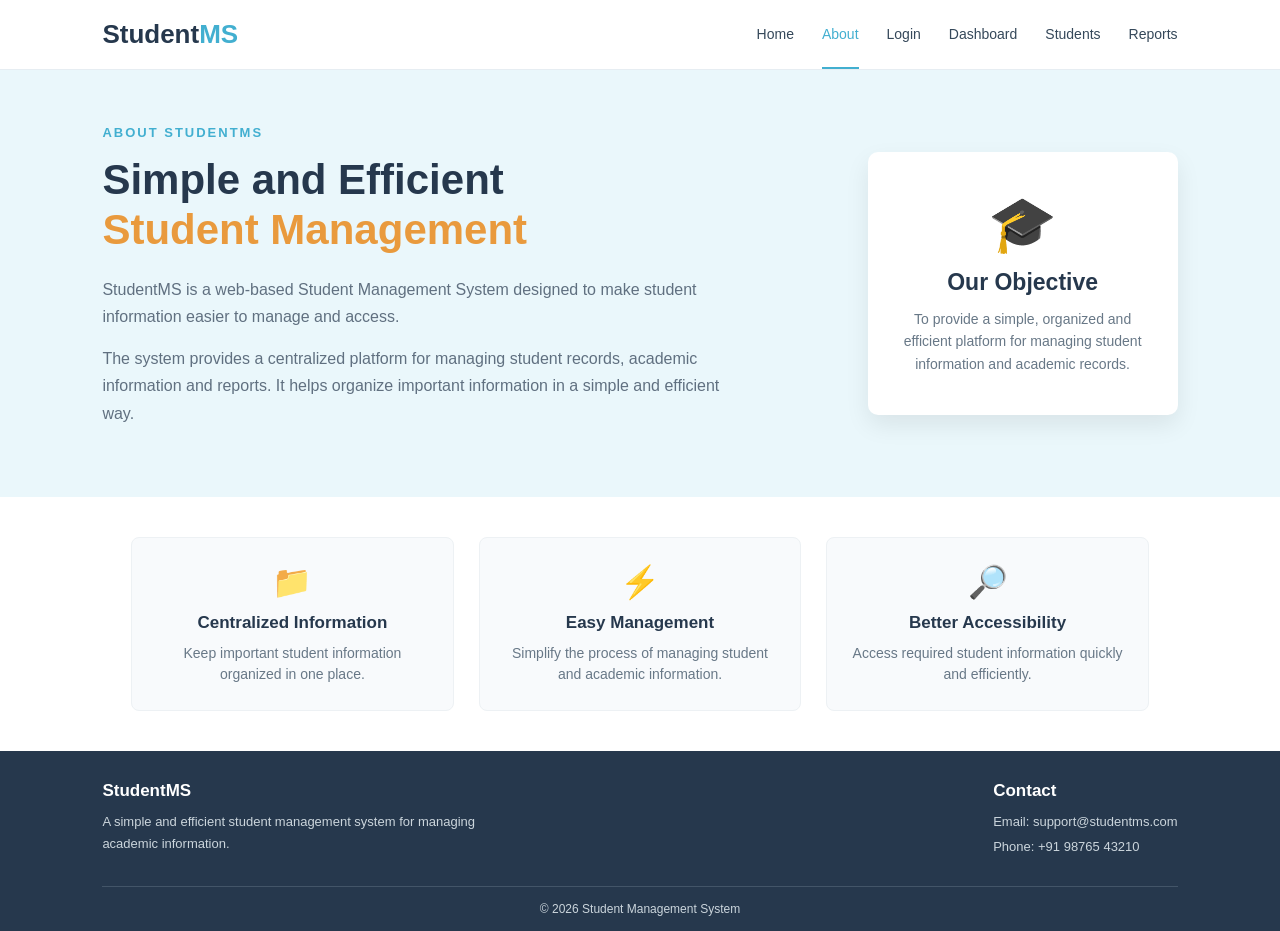
<file: home/about.html>
<!DOCTYPE html>
<html lang="en">

<head>
    <meta charset="UTF-8">
    <meta name="viewport" content="width=device-width, initial-scale=1.0">
    <title>About - Student Management System</title>
    <link rel="stylesheet" href="style.css">
</head>

<body>

    <!-- Navigation Bar -->
    <nav>

        <div class="logo">
            Student<span>MS</span>
        </div>

        <div class="nav-links">
            <a href="index.html">Home</a>
            <a href="about.html" class="active">About</a>
            <a href="../login/login.html">Login</a>
            <a href="../dashboard/dashboard.html">Dashboard</a>
            <a href="../students/students.html">Students</a>
            <a href="../reports/reports.html">Reports</a>
        </div>

    </nav>


    <!-- About Section -->
    <section class="about-section">

        <div class="about-content">

            <p class="subtitle">ABOUT STUDENTMS</p>

            <h1>
                Simple and Efficient
                <span>Student Management</span>
            </h1>

            <p>
                StudentMS is a web-based Student Management System
                designed to make student information easier to manage
                and access.
            </p>

            <p>
                The system provides a centralized platform for managing
                student records, academic information and reports.
                It helps organize important information in a simple
                and efficient way.
            </p>

        </div>


        <!-- Purpose Card -->
        <div class="hero-box">

            <div class="box-icon">🎓</div>

            <h2>Our Objective</h2>

            <p>
                To provide a simple, organized and efficient platform
                for managing student information and academic records.
            </p>

        </div>

    </section>


    <!-- Objectives -->
    <section class="features">

        <div class="feature-card">

            <div class="icon">📁</div>

            <h3>Centralized Information</h3>

            <p>
                Keep important student information organized
                in one place.
            </p>

        </div>


        <div class="feature-card">

            <div class="icon">⚡</div>

            <h3>Easy Management</h3>

            <p>
                Simplify the process of managing student
                and academic information.
            </p>

        </div>


        <div class="feature-card">

            <div class="icon">🔎</div>

            <h3>Better Accessibility</h3>

            <p>
                Access required student information quickly
                and efficiently.
            </p>

        </div>

    </section>


    <!-- Footer -->
    <footer>

        <div class="footer-content">

            <div class="footer-section">

                <h3>StudentMS</h3>

                <p>
                    A simple and efficient student management
                    system for managing academic information.
                </p>

            </div>


            <div class="footer-section">

                <h3>Contact</h3>

                <p>
                    Email: support@studentms.com
                </p>

                <p>
                    Phone: +91 98765 43210
                </p>

            </div>

        </div>


        <div class="copyright">
            © 2026 Student Management System
        </div>

    </footer>

</body>

</html>
</file>
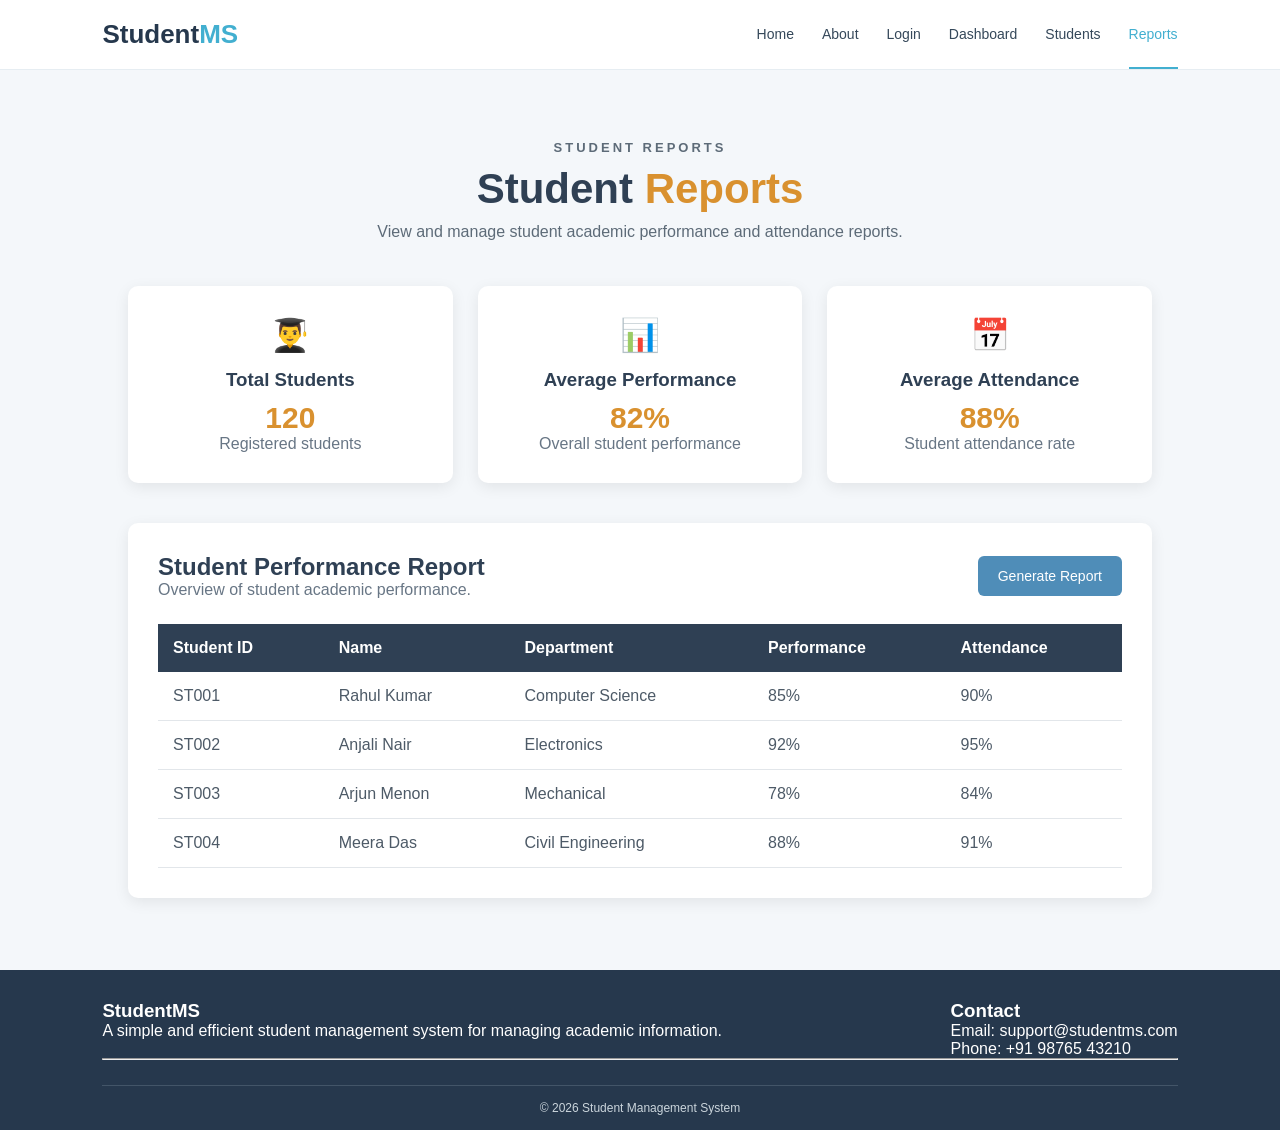
<file: home/reports.html>
<!DOCTYPE html>
<html lang="en">
<head>
    <meta charset="UTF-8">
    <meta name="viewport" content="width=device-width, initial-scale=1.0">

    <title>Reports | StudentMS</title>

    <link rel="stylesheet" href="style.css">
</head>

<body>

    <!-- Navigation Bar -->
    <nav class="navbar">
        <div class="logo">
            Student<span>MS</span>
        </div>

        <div class="nav-links">
            <a href="index.html">Home</a>
            <a href="about.html">About</a>
            <a href="#">Login</a>
            <a href="#">Dashboard</a>
            <a href="#">Students</a>
            <a href="reports.html" class="active">Reports</a>
        </div>
    </nav>


    <!-- Reports Section -->
    <section class="reports-section">

        <div class="reports-header">
            <p class="section-label">STUDENT REPORTS</p>

            <h1>
                Student <span>Reports</span>
            </h1>

            <p>
                View and manage student academic performance and attendance reports.
            </p>
        </div>


        <!-- Report Cards -->
        <div class="report-cards">

            <div class="report-card">
                <div class="report-icon">👨‍🎓</div>

                <h3>Total Students</h3>

                <h2>120</h2>

                <p>Registered students</p>
            </div>


            <div class="report-card">
                <div class="report-icon">📊</div>

                <h3>Average Performance</h3>

                <h2>82%</h2>

                <p>Overall student performance</p>
            </div>


            <div class="report-card">
                <div class="report-icon">📅</div>

                <h3>Average Attendance</h3>

                <h2>88%</h2>

                <p>Student attendance rate</p>
            </div>

        </div>


        <!-- Student Report Table -->

        <div class="report-table-container">

            <div class="table-header">

                <div>
                    <h2>Student Performance Report</h2>

                    <p>
                        Overview of student academic performance.
                    </p>
                </div>

                <button>Generate Report</button>

            </div>


            <table>

                <thead>

                    <tr>
                        <th>Student ID</th>
                        <th>Name</th>
                        <th>Department</th>
                        <th>Performance</th>
                        <th>Attendance</th>
                    </tr>

                </thead>


                <tbody>

                    <tr>
                        <td>ST001</td>
                        <td>Rahul Kumar</td>
                        <td>Computer Science</td>
                        <td>85%</td>
                        <td>90%</td>
                    </tr>


                    <tr>
                        <td>ST002</td>
                        <td>Anjali Nair</td>
                        <td>Electronics</td>
                        <td>92%</td>
                        <td>95%</td>
                    </tr>


                    <tr>
                        <td>ST003</td>
                        <td>Arjun Menon</td>
                        <td>Mechanical</td>
                        <td>78%</td>
                        <td>84%</td>
                    </tr>


                    <tr>
                        <td>ST004</td>
                        <td>Meera Das</td>
                        <td>Civil Engineering</td>
                        <td>88%</td>
                        <td>91%</td>
                    </tr>

                </tbody>

            </table>

        </div>

    </section>


    <!-- Footer -->

    <footer>

        <div class="footer-content">

            <div>

                <h3>StudentMS</h3>

                <p>
                    A simple and efficient student management system for managing academic information.
                </p>

            </div>


            <div>

                <h3>Contact</h3>

                <p>Email: support@studentms.com</p>

                <p>Phone: +91 98765 43210</p>

            </div>

        </div>


        <hr>

        <p class="copyright">
            © 2026 Student Management System
        </p>

    </footer>

</body>
</html>
</file>
<file: home/style.css>
/* =========================
   Reset
   ========================= */

   * {
    margin: 0;
    padding: 0;
    box-sizing: border-box;
}


/* =========================
   Body
   ========================= */

body {
    font-family: Arial, Helvetica, sans-serif;
    color: #26384d;
    background: #f7fafc;
}


/* =========================
   Navigation Bar
   ========================= */

nav {
    height: 70px;
    background: white;

    display: flex;
    align-items: center;
    justify-content: space-between;

    padding: 0 8%;

    border-bottom: 1px solid #e6edf2;
}


/* Logo */

.logo {
    font-size: 26px;
    font-weight: bold;
    color: #26384d;
}

.logo span {
    color: #42afd0;
}


/* Navigation Links */

.nav-links {
    display: flex;
    gap: 28px;
}

.nav-links a {
    text-decoration: none;
    color: #35485a;

    font-size: 14px;

    padding: 25px 0;

    transition: 0.2s;
}

.nav-links a:hover,
.nav-links .active {
    color: #42afd0;
    border-bottom: 2px solid #42afd0;
}


/* =========================
   Home Hero Section
   ========================= */

.hero {
    min-height: 400px;

    padding: 55px 8%;

    display: flex;
    align-items: center;
    justify-content: space-between;

    gap: 60px;

    background: #eaf7fb;
}


/* Hero Content */

.hero-content {
    max-width: 620px;
}


/* Small Heading */

.subtitle {
    color: #42afd0;

    font-size: 13px;

    font-weight: bold;

    letter-spacing: 2px;

    margin-bottom: 15px;
}


/* Main Heading */

.hero h1 {
    font-size: 42px;

    line-height: 1.15;

    color: #26384d;

    margin-bottom: 20px;
}

.hero h1 span {
    color: #e99a3d;
}


/* Description */

.description {
    color: #607080;

    font-size: 16px;

    line-height: 1.7;

    max-width: 560px;

    margin-bottom: 28px;
}


/* Button */

.btn {
    display: inline-block;

    padding: 12px 25px;

    background: #42afd0;

    color: white;

    text-decoration: none;

    border-radius: 4px;

    font-weight: bold;

    transition: 0.2s;
}

.btn:hover {
    background: #329bb9;
}


/* =========================
   Hero Card
   ========================= */

.hero-box {
    width: 310px;

    padding: 40px 30px;

    text-align: center;

    background: white;

    border-radius: 10px;

    box-shadow: 0 10px 25px rgba(0, 0, 0, 0.08);

    flex-shrink: 0;
}


/* Icon */

.box-icon {
    font-size: 55px;

    margin-bottom: 12px;
}


/* Card Heading */

.hero-box h2 {
    color: #26384d;

    font-size: 23px;

    margin-bottom: 12px;
}


/* Card Text */

.hero-box p {
    color: #687887;

    line-height: 1.6;

    font-size: 14px;
}


/* =========================
   About Section
   ========================= */

.about-section {
    min-height: 400px;

    padding: 55px 8%;

    display: flex;
    align-items: center;
    justify-content: space-between;

    gap: 60px;

    background: #eaf7fb;
}


.about-content {
    max-width: 620px;
}


.about-content h1 {
    font-size: 42px;

    line-height: 1.2;

    color: #26384d;

    margin-bottom: 20px;
}


.about-content h1 span {
    color: #e99a3d;
    display: block;
}


.about-content p:not(.subtitle) {
    color: #607080;

    font-size: 16px;

    line-height: 1.7;

    margin-bottom: 15px;
}


/* =========================
   Features Section
   ========================= */

.features {
    display: flex;

    justify-content: center;

    gap: 25px;

    padding: 40px 8%;

    background: white;
}


/* Feature Card */

.feature-card {
    width: 30%;

    padding: 25px;

    text-align: center;

    background: #f8fafc;

    border: 1px solid #edf1f4;

    border-radius: 8px;

    transition: 0.2s;
}


/* Card Hover */

.feature-card:hover {
    transform: translateY(-3px);

    box-shadow: 0 8px 20px rgba(0, 0, 0, 0.06);
}


/* Feature Icon */

.icon {
    font-size: 32px;

    margin-bottom: 12px;
}


/* Feature Heading */

.feature-card h3 {
    color: #26384d;

    font-size: 17px;

    margin-bottom: 10px;
}


/* Feature Description */

.feature-card p {
    color: #687887;

    line-height: 1.5;

    font-size: 14px;
}


/* =========================
   Footer
   ========================= */

footer {
    background: #26384d;

    color: white;

    padding: 30px 8% 15px;
}


/* Footer Content */

.footer-content {
    max-width: 1100px;

    margin: auto;

    display: flex;

    justify-content: space-between;

    gap: 60px;
}


/* Footer Sections */

.footer-section {
    max-width: 400px;
}


.footer-section h3 {
    font-size: 17px;

    margin-bottom: 10px;
}


.footer-section p {
    color: #cbd5dc;

    font-size: 13px;

    line-height: 1.7;

    margin-bottom: 3px;
}


/* Copyright */

.copyright {
    text-align: center;

    border-top: 1px solid #435568;

    margin-top: 25px;

    padding-top: 15px;

    font-size: 12px;

    color: #cbd5dc;
}


/* =========================
   Responsive Design
   ========================= */

@media (max-width: 900px) {

    nav {
        padding: 0 4%;
    }

    .nav-links {
        gap: 14px;
    }

    .hero,
    .about-section {
        flex-direction: column;

        text-align: center;

        padding: 50px 5%;

        gap: 40px;
    }

    .hero-content,
    .about-content {
        max-width: 700px;
    }

    .description {
        margin-left: auto;
        margin-right: auto;
    }

    .hero-box {
        width: 300px;
    }

    .features {
        flex-direction: column;

        align-items: center;
    }

    .feature-card {
        width: 80%;
    }

    .footer-content {
        flex-direction: column;

        text-align: center;

        align-items: center;
    }

    .footer-section {
        max-width: 500px;
    }
}


/* =========================
   REPORTS PAGE
========================= */

.reports-section {
    padding: 70px 10%;
    background: #f4f7fa;
    min-height: 100vh;
}

.reports-header {
    text-align: center;
    margin-bottom: 45px;
}

.section-label {
    color: #4f8db8;
    font-weight: bold;
    letter-spacing: 3px;
    font-size: 13px;
}

.reports-header h1 {
    font-size: 42px;
    color: #2f4054;
    margin: 10px 0;
}

.reports-header h1 span {
    color: #d9912f;
}

.reports-header p {
    color: #5d6b78;
}


/* REPORT CARDS */

.report-cards {
    display: grid;
    grid-template-columns: repeat(3, 1fr);
    gap: 25px;
    margin-bottom: 40px;
}

.report-card {
    background: white;
    padding: 30px;
    text-align: center;
    border-radius: 10px;
    box-shadow: 0 4px 15px rgba(0,0,0,0.08);
}

.report-icon {
    font-size: 32px;
}

.report-card h3 {
    color: #2f4054;
    margin: 15px 0 10px;
}

.report-card h2 {
    color: #d9912f;
    font-size: 30px;
}

.report-card p {
    color: #687685;
}


/* REPORT TABLE */

.report-table-container {
    background: white;
    padding: 30px;
    border-radius: 10px;
    box-shadow: 0 4px 15px rgba(0,0,0,0.08);
}

.table-header {
    display: flex;
    justify-content: space-between;
    align-items: center;
    margin-bottom: 25px;
}

.table-header h2 {
    color: #2f4054;
}

.table-header p {
    color: #687685;
}

.table-header button {
    background: #4f8db8;
    color: white;
    border: none;
    padding: 12px 20px;
    border-radius: 6px;
    cursor: pointer;
    font-size: 14px;
}

.table-header button:hover {
    background: #3d7599;
}


/* TABLE */

table {
    width: 100%;
    border-collapse: collapse;
}

th {
    background: #2f4054;
    color: white;
    padding: 15px;
    text-align: left;
}

td {
    padding: 15px;
    border-bottom: 1px solid #e2e6ea;
    color: #4d5a67;
}

tr:hover {
    background: #f4f7fa;
}


/* RESPONSIVE */

@media (max-width: 900px) {

    .report-cards {
        grid-template-columns: 1fr;
    }

    .table-header {
        flex-direction: column;
        align-items: flex-start;
        gap: 15px;
    }

}
</file>
